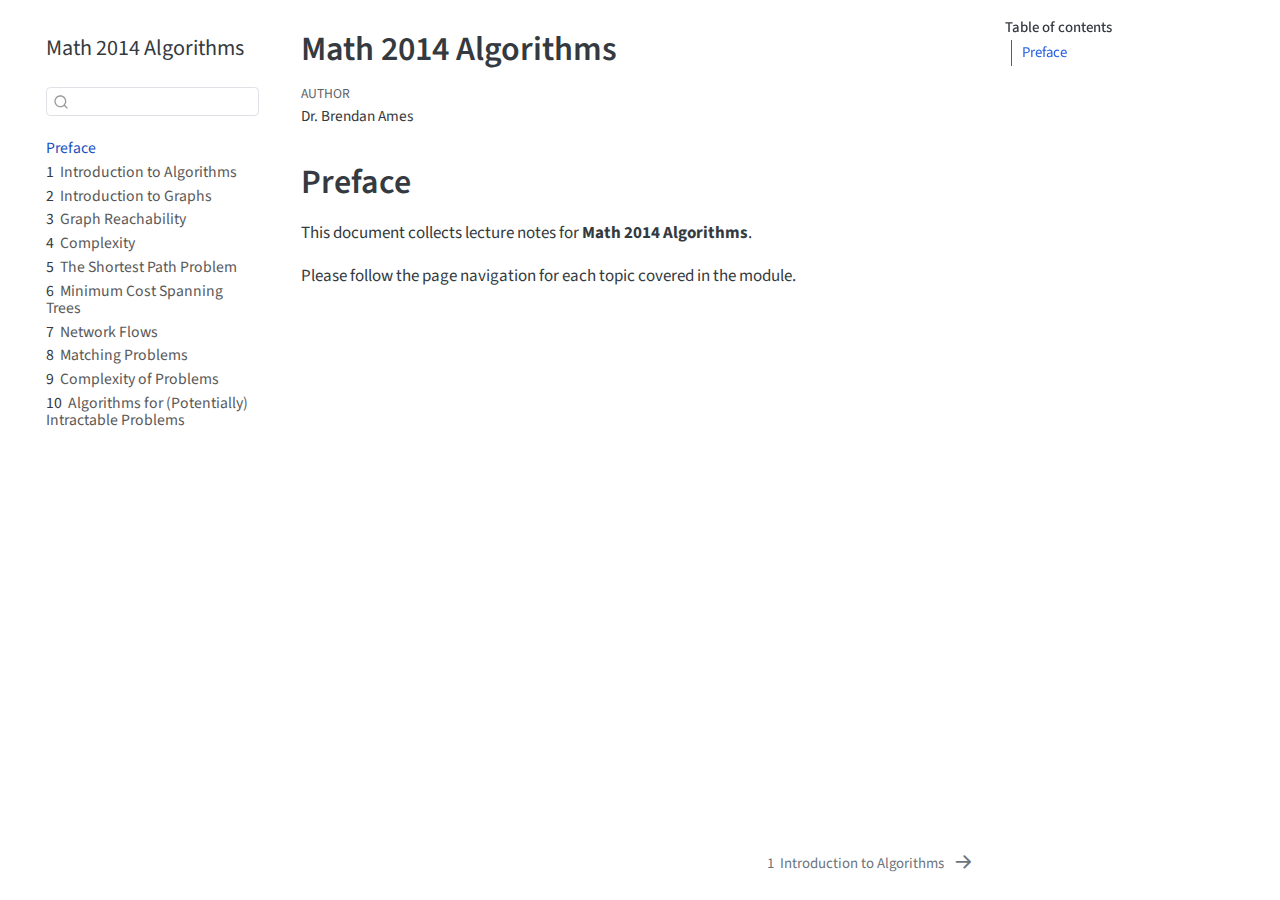
<file: index.html>
<!DOCTYPE html>
<html xmlns="http://www.w3.org/1999/xhtml" lang="en" xml:lang="en"><head>

<meta charset="utf-8">
<meta name="generator" content="quarto-1.4.551">

<meta name="viewport" content="width=device-width, initial-scale=1.0, user-scalable=yes">

<meta name="author" content="Dr.&nbsp;Brendan Ames">

<title>Math 2014 Algorithms</title>
<style>
code{white-space: pre-wrap;}
span.smallcaps{font-variant: small-caps;}
div.columns{display: flex; gap: min(4vw, 1.5em);}
div.column{flex: auto; overflow-x: auto;}
div.hanging-indent{margin-left: 1.5em; text-indent: -1.5em;}
ul.task-list{list-style: none;}
ul.task-list li input[type="checkbox"] {
  width: 0.8em;
  margin: 0 0.8em 0.2em -1em; /* quarto-specific, see https://github.com/quarto-dev/quarto-cli/issues/4556 */ 
  vertical-align: middle;
}
</style>


<script src="site_libs/quarto-nav/quarto-nav.js"></script>
<script src="site_libs/quarto-nav/headroom.min.js"></script>
<script src="site_libs/clipboard/clipboard.min.js"></script>
<script src="site_libs/quarto-search/autocomplete.umd.js"></script>
<script src="site_libs/quarto-search/fuse.min.js"></script>
<script src="site_libs/quarto-search/quarto-search.js"></script>
<meta name="quarto:offset" content="./">
<link href="./01_Introduction.html" rel="next">
<script src="site_libs/quarto-html/quarto.js"></script>
<script src="site_libs/quarto-html/popper.min.js"></script>
<script src="site_libs/quarto-html/tippy.umd.min.js"></script>
<script src="site_libs/quarto-html/anchor.min.js"></script>
<link href="site_libs/quarto-html/tippy.css" rel="stylesheet">
<link href="site_libs/quarto-html/quarto-syntax-highlighting.css" rel="stylesheet" id="quarto-text-highlighting-styles">
<script src="site_libs/bootstrap/bootstrap.min.js"></script>
<link href="site_libs/bootstrap/bootstrap-icons.css" rel="stylesheet">
<link href="site_libs/bootstrap/bootstrap.min.css" rel="stylesheet" id="quarto-bootstrap" data-mode="light">
<script id="quarto-search-options" type="application/json">{
  "location": "sidebar",
  "copy-button": false,
  "collapse-after": 3,
  "panel-placement": "start",
  "type": "textbox",
  "limit": 50,
  "keyboard-shortcut": [
    "f",
    "/",
    "s"
  ],
  "show-item-context": false,
  "language": {
    "search-no-results-text": "No results",
    "search-matching-documents-text": "matching documents",
    "search-copy-link-title": "Copy link to search",
    "search-hide-matches-text": "Hide additional matches",
    "search-more-match-text": "more match in this document",
    "search-more-matches-text": "more matches in this document",
    "search-clear-button-title": "Clear",
    "search-text-placeholder": "",
    "search-detached-cancel-button-title": "Cancel",
    "search-submit-button-title": "Submit",
    "search-label": "Search"
  }
}</script>


</head>

<body class="nav-sidebar floating">

<div id="quarto-search-results"></div>
  <header id="quarto-header" class="headroom fixed-top">
  <nav class="quarto-secondary-nav">
    <div class="container-fluid d-flex">
      <button type="button" class="quarto-btn-toggle btn" data-bs-toggle="collapse" data-bs-target=".quarto-sidebar-collapse-item" aria-controls="quarto-sidebar" aria-expanded="false" aria-label="Toggle sidebar navigation" onclick="if (window.quartoToggleHeadroom) { window.quartoToggleHeadroom(); }">
        <i class="bi bi-layout-text-sidebar-reverse"></i>
      </button>
        <nav class="quarto-page-breadcrumbs" aria-label="breadcrumb"><ol class="breadcrumb"><li class="breadcrumb-item"><a href="./index.html">Preface</a></li></ol></nav>
        <a class="flex-grow-1" role="button" data-bs-toggle="collapse" data-bs-target=".quarto-sidebar-collapse-item" aria-controls="quarto-sidebar" aria-expanded="false" aria-label="Toggle sidebar navigation" onclick="if (window.quartoToggleHeadroom) { window.quartoToggleHeadroom(); }">      
        </a>
      <button type="button" class="btn quarto-search-button" aria-label="" onclick="window.quartoOpenSearch();">
        <i class="bi bi-search"></i>
      </button>
    </div>
  </nav>
</header>
<!-- content -->
<div id="quarto-content" class="quarto-container page-columns page-rows-contents page-layout-article">
<!-- sidebar -->
  <nav id="quarto-sidebar" class="sidebar collapse collapse-horizontal quarto-sidebar-collapse-item sidebar-navigation floating overflow-auto">
    <div class="pt-lg-2 mt-2 text-left sidebar-header">
    <div class="sidebar-title mb-0 py-0">
      <a href="./">Math 2014 Algorithms</a> 
    </div>
      </div>
        <div class="mt-2 flex-shrink-0 align-items-center">
        <div class="sidebar-search">
        <div id="quarto-search" class="" title="Search"></div>
        </div>
        </div>
    <div class="sidebar-menu-container"> 
    <ul class="list-unstyled mt-1">
        <li class="sidebar-item">
  <div class="sidebar-item-container"> 
  <a href="./index.html" class="sidebar-item-text sidebar-link active">
 <span class="menu-text">Preface</span></a>
  </div>
</li>
        <li class="sidebar-item">
  <div class="sidebar-item-container"> 
  <a href="./01_Introduction.html" class="sidebar-item-text sidebar-link">
 <span class="menu-text"><span class="chapter-number">1</span>&nbsp; <span class="chapter-title">Introduction to Algorithms</span></span></a>
  </div>
</li>
        <li class="sidebar-item">
  <div class="sidebar-item-container"> 
  <a href="./02_Introduction_to_Graphs.html" class="sidebar-item-text sidebar-link">
 <span class="menu-text"><span class="chapter-number">2</span>&nbsp; <span class="chapter-title">Introduction to Graphs</span></span></a>
  </div>
</li>
        <li class="sidebar-item">
  <div class="sidebar-item-container"> 
  <a href="./03_Reachability.html" class="sidebar-item-text sidebar-link">
 <span class="menu-text"><span class="chapter-number">3</span>&nbsp; <span class="chapter-title">Graph Reachability</span></span></a>
  </div>
</li>
        <li class="sidebar-item">
  <div class="sidebar-item-container"> 
  <a href="./04_Complexity.html" class="sidebar-item-text sidebar-link">
 <span class="menu-text"><span class="chapter-number">4</span>&nbsp; <span class="chapter-title">Complexity</span></span></a>
  </div>
</li>
        <li class="sidebar-item">
  <div class="sidebar-item-container"> 
  <a href="./05a_Shortest_Paths.html" class="sidebar-item-text sidebar-link">
 <span class="menu-text"><span class="chapter-number">5</span>&nbsp; <span class="chapter-title">The Shortest Path Problem</span></span></a>
  </div>
</li>
        <li class="sidebar-item">
  <div class="sidebar-item-container"> 
  <a href="./06_Minimum_Cost_Spanning_Trees.html" class="sidebar-item-text sidebar-link">
 <span class="menu-text"><span class="chapter-number">6</span>&nbsp; <span class="chapter-title">Minimum Cost Spanning Trees</span></span></a>
  </div>
</li>
        <li class="sidebar-item">
  <div class="sidebar-item-container"> 
  <a href="./07_Network_Flows.html" class="sidebar-item-text sidebar-link">
 <span class="menu-text"><span class="chapter-number">7</span>&nbsp; <span class="chapter-title">Network Flows</span></span></a>
  </div>
</li>
        <li class="sidebar-item">
  <div class="sidebar-item-container"> 
  <a href="./08_Matching.html" class="sidebar-item-text sidebar-link">
 <span class="menu-text"><span class="chapter-number">8</span>&nbsp; <span class="chapter-title">Matching Problems</span></span></a>
  </div>
</li>
        <li class="sidebar-item">
  <div class="sidebar-item-container"> 
  <a href="./09_Complexity_Classes.html" class="sidebar-item-text sidebar-link">
 <span class="menu-text"><span class="chapter-number">9</span>&nbsp; <span class="chapter-title">Complexity of Problems</span></span></a>
  </div>
</li>
        <li class="sidebar-item">
  <div class="sidebar-item-container"> 
  <a href="./10_Exponential_Algorithms.html" class="sidebar-item-text sidebar-link">
 <span class="menu-text"><span class="chapter-number">10</span>&nbsp; <span class="chapter-title">Algorithms for (Potentially) Intractable Problems</span></span></a>
  </div>
</li>
    </ul>
    </div>
</nav>
<div id="quarto-sidebar-glass" class="quarto-sidebar-collapse-item" data-bs-toggle="collapse" data-bs-target=".quarto-sidebar-collapse-item"></div>
<!-- margin-sidebar -->
    <div id="quarto-margin-sidebar" class="sidebar margin-sidebar">
        <nav id="TOC" role="doc-toc" class="toc-active">
    <h2 id="toc-title">Table of contents</h2>
   
  <ul>
  <li><a href="#preface" id="toc-preface" class="nav-link active" data-scroll-target="#preface">Preface</a></li>
  </ul>
</nav>
    </div>
<!-- main -->
<main class="content" id="quarto-document-content">

<header id="title-block-header" class="quarto-title-block default">
<div class="quarto-title">
<h1 class="title">Math 2014 Algorithms</h1>
</div>



<div class="quarto-title-meta">

    <div>
    <div class="quarto-title-meta-heading">Author</div>
    <div class="quarto-title-meta-contents">
             <p>Dr.&nbsp;Brendan Ames </p>
          </div>
  </div>
    
  
    
  </div>
  


</header>


<section id="preface" class="level1 unnumbered">
<h1 class="unnumbered">Preface</h1>
<p>This document collects lecture notes for <strong>Math 2014 Algorithms</strong>.</p>
<p>Please follow the page navigation for each topic covered in the module.</p>


</section>

</main> <!-- /main -->
<script id="quarto-html-after-body" type="application/javascript">
window.document.addEventListener("DOMContentLoaded", function (event) {
  const toggleBodyColorMode = (bsSheetEl) => {
    const mode = bsSheetEl.getAttribute("data-mode");
    const bodyEl = window.document.querySelector("body");
    if (mode === "dark") {
      bodyEl.classList.add("quarto-dark");
      bodyEl.classList.remove("quarto-light");
    } else {
      bodyEl.classList.add("quarto-light");
      bodyEl.classList.remove("quarto-dark");
    }
  }
  const toggleBodyColorPrimary = () => {
    const bsSheetEl = window.document.querySelector("link#quarto-bootstrap");
    if (bsSheetEl) {
      toggleBodyColorMode(bsSheetEl);
    }
  }
  toggleBodyColorPrimary();  
  const icon = "";
  const anchorJS = new window.AnchorJS();
  anchorJS.options = {
    placement: 'right',
    icon: icon
  };
  anchorJS.add('.anchored');
  const isCodeAnnotation = (el) => {
    for (const clz of el.classList) {
      if (clz.startsWith('code-annotation-')) {                     
        return true;
      }
    }
    return false;
  }
  const clipboard = new window.ClipboardJS('.code-copy-button', {
    text: function(trigger) {
      const codeEl = trigger.previousElementSibling.cloneNode(true);
      for (const childEl of codeEl.children) {
        if (isCodeAnnotation(childEl)) {
          childEl.remove();
        }
      }
      return codeEl.innerText;
    }
  });
  clipboard.on('success', function(e) {
    // button target
    const button = e.trigger;
    // don't keep focus
    button.blur();
    // flash "checked"
    button.classList.add('code-copy-button-checked');
    var currentTitle = button.getAttribute("title");
    button.setAttribute("title", "Copied!");
    let tooltip;
    if (window.bootstrap) {
      button.setAttribute("data-bs-toggle", "tooltip");
      button.setAttribute("data-bs-placement", "left");
      button.setAttribute("data-bs-title", "Copied!");
      tooltip = new bootstrap.Tooltip(button, 
        { trigger: "manual", 
          customClass: "code-copy-button-tooltip",
          offset: [0, -8]});
      tooltip.show();    
    }
    setTimeout(function() {
      if (tooltip) {
        tooltip.hide();
        button.removeAttribute("data-bs-title");
        button.removeAttribute("data-bs-toggle");
        button.removeAttribute("data-bs-placement");
      }
      button.setAttribute("title", currentTitle);
      button.classList.remove('code-copy-button-checked');
    }, 1000);
    // clear code selection
    e.clearSelection();
  });
    var localhostRegex = new RegExp(/^(?:http|https):\/\/localhost\:?[0-9]*\//);
    var mailtoRegex = new RegExp(/^mailto:/);
      var filterRegex = new RegExp('/' + window.location.host + '/');
    var isInternal = (href) => {
        return filterRegex.test(href) || localhostRegex.test(href) || mailtoRegex.test(href);
    }
    // Inspect non-navigation links and adorn them if external
 	var links = window.document.querySelectorAll('a[href]:not(.nav-link):not(.navbar-brand):not(.toc-action):not(.sidebar-link):not(.sidebar-item-toggle):not(.pagination-link):not(.no-external):not([aria-hidden]):not(.dropdown-item):not(.quarto-navigation-tool)');
    for (var i=0; i<links.length; i++) {
      const link = links[i];
      if (!isInternal(link.href)) {
        // undo the damage that might have been done by quarto-nav.js in the case of
        // links that we want to consider external
        if (link.dataset.originalHref !== undefined) {
          link.href = link.dataset.originalHref;
        }
      }
    }
  function tippyHover(el, contentFn, onTriggerFn, onUntriggerFn) {
    const config = {
      allowHTML: true,
      maxWidth: 500,
      delay: 100,
      arrow: false,
      appendTo: function(el) {
          return el.parentElement;
      },
      interactive: true,
      interactiveBorder: 10,
      theme: 'quarto',
      placement: 'bottom-start',
    };
    if (contentFn) {
      config.content = contentFn;
    }
    if (onTriggerFn) {
      config.onTrigger = onTriggerFn;
    }
    if (onUntriggerFn) {
      config.onUntrigger = onUntriggerFn;
    }
    window.tippy(el, config); 
  }
  const noterefs = window.document.querySelectorAll('a[role="doc-noteref"]');
  for (var i=0; i<noterefs.length; i++) {
    const ref = noterefs[i];
    tippyHover(ref, function() {
      // use id or data attribute instead here
      let href = ref.getAttribute('data-footnote-href') || ref.getAttribute('href');
      try { href = new URL(href).hash; } catch {}
      const id = href.replace(/^#\/?/, "");
      const note = window.document.getElementById(id);
      if (note) {
        return note.innerHTML;
      } else {
        return "";
      }
    });
  }
  const xrefs = window.document.querySelectorAll('a.quarto-xref');
  const processXRef = (id, note) => {
    // Strip column container classes
    const stripColumnClz = (el) => {
      el.classList.remove("page-full", "page-columns");
      if (el.children) {
        for (const child of el.children) {
          stripColumnClz(child);
        }
      }
    }
    stripColumnClz(note)
    if (id === null || id.startsWith('sec-')) {
      // Special case sections, only their first couple elements
      const container = document.createElement("div");
      if (note.children && note.children.length > 2) {
        container.appendChild(note.children[0].cloneNode(true));
        for (let i = 1; i < note.children.length; i++) {
          const child = note.children[i];
          if (child.tagName === "P" && child.innerText === "") {
            continue;
          } else {
            container.appendChild(child.cloneNode(true));
            break;
          }
        }
        if (window.Quarto?.typesetMath) {
          window.Quarto.typesetMath(container);
        }
        return container.innerHTML
      } else {
        if (window.Quarto?.typesetMath) {
          window.Quarto.typesetMath(note);
        }
        return note.innerHTML;
      }
    } else {
      // Remove any anchor links if they are present
      const anchorLink = note.querySelector('a.anchorjs-link');
      if (anchorLink) {
        anchorLink.remove();
      }
      if (window.Quarto?.typesetMath) {
        window.Quarto.typesetMath(note);
      }
      // TODO in 1.5, we should make sure this works without a callout special case
      if (note.classList.contains("callout")) {
        return note.outerHTML;
      } else {
        return note.innerHTML;
      }
    }
  }
  for (var i=0; i<xrefs.length; i++) {
    const xref = xrefs[i];
    tippyHover(xref, undefined, function(instance) {
      instance.disable();
      let url = xref.getAttribute('href');
      let hash = undefined; 
      if (url.startsWith('#')) {
        hash = url;
      } else {
        try { hash = new URL(url).hash; } catch {}
      }
      if (hash) {
        const id = hash.replace(/^#\/?/, "");
        const note = window.document.getElementById(id);
        if (note !== null) {
          try {
            const html = processXRef(id, note.cloneNode(true));
            instance.setContent(html);
          } finally {
            instance.enable();
            instance.show();
          }
        } else {
          // See if we can fetch this
          fetch(url.split('#')[0])
          .then(res => res.text())
          .then(html => {
            const parser = new DOMParser();
            const htmlDoc = parser.parseFromString(html, "text/html");
            const note = htmlDoc.getElementById(id);
            if (note !== null) {
              const html = processXRef(id, note);
              instance.setContent(html);
            } 
          }).finally(() => {
            instance.enable();
            instance.show();
          });
        }
      } else {
        // See if we can fetch a full url (with no hash to target)
        // This is a special case and we should probably do some content thinning / targeting
        fetch(url)
        .then(res => res.text())
        .then(html => {
          const parser = new DOMParser();
          const htmlDoc = parser.parseFromString(html, "text/html");
          const note = htmlDoc.querySelector('main.content');
          if (note !== null) {
            // This should only happen for chapter cross references
            // (since there is no id in the URL)
            // remove the first header
            if (note.children.length > 0 && note.children[0].tagName === "HEADER") {
              note.children[0].remove();
            }
            const html = processXRef(null, note);
            instance.setContent(html);
          } 
        }).finally(() => {
          instance.enable();
          instance.show();
        });
      }
    }, function(instance) {
    });
  }
      let selectedAnnoteEl;
      const selectorForAnnotation = ( cell, annotation) => {
        let cellAttr = 'data-code-cell="' + cell + '"';
        let lineAttr = 'data-code-annotation="' +  annotation + '"';
        const selector = 'span[' + cellAttr + '][' + lineAttr + ']';
        return selector;
      }
      const selectCodeLines = (annoteEl) => {
        const doc = window.document;
        const targetCell = annoteEl.getAttribute("data-target-cell");
        const targetAnnotation = annoteEl.getAttribute("data-target-annotation");
        const annoteSpan = window.document.querySelector(selectorForAnnotation(targetCell, targetAnnotation));
        const lines = annoteSpan.getAttribute("data-code-lines").split(",");
        const lineIds = lines.map((line) => {
          return targetCell + "-" + line;
        })
        let top = null;
        let height = null;
        let parent = null;
        if (lineIds.length > 0) {
            //compute the position of the single el (top and bottom and make a div)
            const el = window.document.getElementById(lineIds[0]);
            top = el.offsetTop;
            height = el.offsetHeight;
            parent = el.parentElement.parentElement;
          if (lineIds.length > 1) {
            const lastEl = window.document.getElementById(lineIds[lineIds.length - 1]);
            const bottom = lastEl.offsetTop + lastEl.offsetHeight;
            height = bottom - top;
          }
          if (top !== null && height !== null && parent !== null) {
            // cook up a div (if necessary) and position it 
            let div = window.document.getElementById("code-annotation-line-highlight");
            if (div === null) {
              div = window.document.createElement("div");
              div.setAttribute("id", "code-annotation-line-highlight");
              div.style.position = 'absolute';
              parent.appendChild(div);
            }
            div.style.top = top - 2 + "px";
            div.style.height = height + 4 + "px";
            div.style.left = 0;
            let gutterDiv = window.document.getElementById("code-annotation-line-highlight-gutter");
            if (gutterDiv === null) {
              gutterDiv = window.document.createElement("div");
              gutterDiv.setAttribute("id", "code-annotation-line-highlight-gutter");
              gutterDiv.style.position = 'absolute';
              const codeCell = window.document.getElementById(targetCell);
              const gutter = codeCell.querySelector('.code-annotation-gutter');
              gutter.appendChild(gutterDiv);
            }
            gutterDiv.style.top = top - 2 + "px";
            gutterDiv.style.height = height + 4 + "px";
          }
          selectedAnnoteEl = annoteEl;
        }
      };
      const unselectCodeLines = () => {
        const elementsIds = ["code-annotation-line-highlight", "code-annotation-line-highlight-gutter"];
        elementsIds.forEach((elId) => {
          const div = window.document.getElementById(elId);
          if (div) {
            div.remove();
          }
        });
        selectedAnnoteEl = undefined;
      };
        // Handle positioning of the toggle
    window.addEventListener(
      "resize",
      throttle(() => {
        elRect = undefined;
        if (selectedAnnoteEl) {
          selectCodeLines(selectedAnnoteEl);
        }
      }, 10)
    );
    function throttle(fn, ms) {
    let throttle = false;
    let timer;
      return (...args) => {
        if(!throttle) { // first call gets through
            fn.apply(this, args);
            throttle = true;
        } else { // all the others get throttled
            if(timer) clearTimeout(timer); // cancel #2
            timer = setTimeout(() => {
              fn.apply(this, args);
              timer = throttle = false;
            }, ms);
        }
      };
    }
      // Attach click handler to the DT
      const annoteDls = window.document.querySelectorAll('dt[data-target-cell]');
      for (const annoteDlNode of annoteDls) {
        annoteDlNode.addEventListener('click', (event) => {
          const clickedEl = event.target;
          if (clickedEl !== selectedAnnoteEl) {
            unselectCodeLines();
            const activeEl = window.document.querySelector('dt[data-target-cell].code-annotation-active');
            if (activeEl) {
              activeEl.classList.remove('code-annotation-active');
            }
            selectCodeLines(clickedEl);
            clickedEl.classList.add('code-annotation-active');
          } else {
            // Unselect the line
            unselectCodeLines();
            clickedEl.classList.remove('code-annotation-active');
          }
        });
      }
  const findCites = (el) => {
    const parentEl = el.parentElement;
    if (parentEl) {
      const cites = parentEl.dataset.cites;
      if (cites) {
        return {
          el,
          cites: cites.split(' ')
        };
      } else {
        return findCites(el.parentElement)
      }
    } else {
      return undefined;
    }
  };
  var bibliorefs = window.document.querySelectorAll('a[role="doc-biblioref"]');
  for (var i=0; i<bibliorefs.length; i++) {
    const ref = bibliorefs[i];
    const citeInfo = findCites(ref);
    if (citeInfo) {
      tippyHover(citeInfo.el, function() {
        var popup = window.document.createElement('div');
        citeInfo.cites.forEach(function(cite) {
          var citeDiv = window.document.createElement('div');
          citeDiv.classList.add('hanging-indent');
          citeDiv.classList.add('csl-entry');
          var biblioDiv = window.document.getElementById('ref-' + cite);
          if (biblioDiv) {
            citeDiv.innerHTML = biblioDiv.innerHTML;
          }
          popup.appendChild(citeDiv);
        });
        return popup.innerHTML;
      });
    }
  }
});
</script>
<nav class="page-navigation">
  <div class="nav-page nav-page-previous">
  </div>
  <div class="nav-page nav-page-next">
      <a href="./01_Introduction.html" class="pagination-link" aria-label="Introduction to Algorithms">
        <span class="nav-page-text"><span class="chapter-number">1</span>&nbsp; <span class="chapter-title">Introduction to Algorithms</span></span> <i class="bi bi-arrow-right-short"></i>
      </a>
  </div>
</nav>
</div> <!-- /content -->




</body></html>
</file>
<file: site_libs/quarto-html/tippy.css>
.tippy-box[data-animation=fade][data-state=hidden]{opacity:0}[data-tippy-root]{max-width:calc(100vw - 10px)}.tippy-box{position:relative;background-color:#333;color:#fff;border-radius:4px;font-size:14px;line-height:1.4;white-space:normal;outline:0;transition-property:transform,visibility,opacity}.tippy-box[data-placement^=top]>.tippy-arrow{bottom:0}.tippy-box[data-placement^=top]>.tippy-arrow:before{bottom:-7px;left:0;border-width:8px 8px 0;border-top-color:initial;transform-origin:center top}.tippy-box[data-placement^=bottom]>.tippy-arrow{top:0}.tippy-box[data-placement^=bottom]>.tippy-arrow:before{top:-7px;left:0;border-width:0 8px 8px;border-bottom-color:initial;transform-origin:center bottom}.tippy-box[data-placement^=left]>.tippy-arrow{right:0}.tippy-box[data-placement^=left]>.tippy-arrow:before{border-width:8px 0 8px 8px;border-left-color:initial;right:-7px;transform-origin:center left}.tippy-box[data-placement^=right]>.tippy-arrow{left:0}.tippy-box[data-placement^=right]>.tippy-arrow:before{left:-7px;border-width:8px 8px 8px 0;border-right-color:initial;transform-origin:center right}.tippy-box[data-inertia][data-state=visible]{transition-timing-function:cubic-bezier(.54,1.5,.38,1.11)}.tippy-arrow{width:16px;height:16px;color:#333}.tippy-arrow:before{content:"";position:absolute;border-color:transparent;border-style:solid}.tippy-content{position:relative;padding:5px 9px;z-index:1}
</file>
<file: site_libs/quarto-html/quarto-syntax-highlighting.css>
/* quarto syntax highlight colors */
:root {
  --quarto-hl-ot-color: #003B4F;
  --quarto-hl-at-color: #657422;
  --quarto-hl-ss-color: #20794D;
  --quarto-hl-an-color: #5E5E5E;
  --quarto-hl-fu-color: #4758AB;
  --quarto-hl-st-color: #20794D;
  --quarto-hl-cf-color: #003B4F;
  --quarto-hl-op-color: #5E5E5E;
  --quarto-hl-er-color: #AD0000;
  --quarto-hl-bn-color: #AD0000;
  --quarto-hl-al-color: #AD0000;
  --quarto-hl-va-color: #111111;
  --quarto-hl-bu-color: inherit;
  --quarto-hl-ex-color: inherit;
  --quarto-hl-pp-color: #AD0000;
  --quarto-hl-in-color: #5E5E5E;
  --quarto-hl-vs-color: #20794D;
  --quarto-hl-wa-color: #5E5E5E;
  --quarto-hl-do-color: #5E5E5E;
  --quarto-hl-im-color: #00769E;
  --quarto-hl-ch-color: #20794D;
  --quarto-hl-dt-color: #AD0000;
  --quarto-hl-fl-color: #AD0000;
  --quarto-hl-co-color: #5E5E5E;
  --quarto-hl-cv-color: #5E5E5E;
  --quarto-hl-cn-color: #8f5902;
  --quarto-hl-sc-color: #5E5E5E;
  --quarto-hl-dv-color: #AD0000;
  --quarto-hl-kw-color: #003B4F;
}

/* other quarto variables */
:root {
  --quarto-font-monospace: SFMono-Regular, Menlo, Monaco, Consolas, "Liberation Mono", "Courier New", monospace;
}

pre > code.sourceCode > span {
  color: #003B4F;
}

code span {
  color: #003B4F;
}

code.sourceCode > span {
  color: #003B4F;
}

div.sourceCode,
div.sourceCode pre.sourceCode {
  color: #003B4F;
}

code span.ot {
  color: #003B4F;
  font-style: inherit;
}

code span.at {
  color: #657422;
  font-style: inherit;
}

code span.ss {
  color: #20794D;
  font-style: inherit;
}

code span.an {
  color: #5E5E5E;
  font-style: inherit;
}

code span.fu {
  color: #4758AB;
  font-style: inherit;
}

code span.st {
  color: #20794D;
  font-style: inherit;
}

code span.cf {
  color: #003B4F;
  font-style: inherit;
}

code span.op {
  color: #5E5E5E;
  font-style: inherit;
}

code span.er {
  color: #AD0000;
  font-style: inherit;
}

code span.bn {
  color: #AD0000;
  font-style: inherit;
}

code span.al {
  color: #AD0000;
  font-style: inherit;
}

code span.va {
  color: #111111;
  font-style: inherit;
}

code span.bu {
  font-style: inherit;
}

code span.ex {
  font-style: inherit;
}

code span.pp {
  color: #AD0000;
  font-style: inherit;
}

code span.in {
  color: #5E5E5E;
  font-style: inherit;
}

code span.vs {
  color: #20794D;
  font-style: inherit;
}

code span.wa {
  color: #5E5E5E;
  font-style: italic;
}

code span.do {
  color: #5E5E5E;
  font-style: italic;
}

code span.im {
  color: #00769E;
  font-style: inherit;
}

code span.ch {
  color: #20794D;
  font-style: inherit;
}

code span.dt {
  color: #AD0000;
  font-style: inherit;
}

code span.fl {
  color: #AD0000;
  font-style: inherit;
}

code span.co {
  color: #5E5E5E;
  font-style: inherit;
}

code span.cv {
  color: #5E5E5E;
  font-style: italic;
}

code span.cn {
  color: #8f5902;
  font-style: inherit;
}

code span.sc {
  color: #5E5E5E;
  font-style: inherit;
}

code span.dv {
  color: #AD0000;
  font-style: inherit;
}

code span.kw {
  color: #003B4F;
  font-style: inherit;
}

.prevent-inlining {
  content: "</";
}

/*# sourceMappingURL=debc5d5d77c3f9108843748ff7464032.css.map */
</file>
